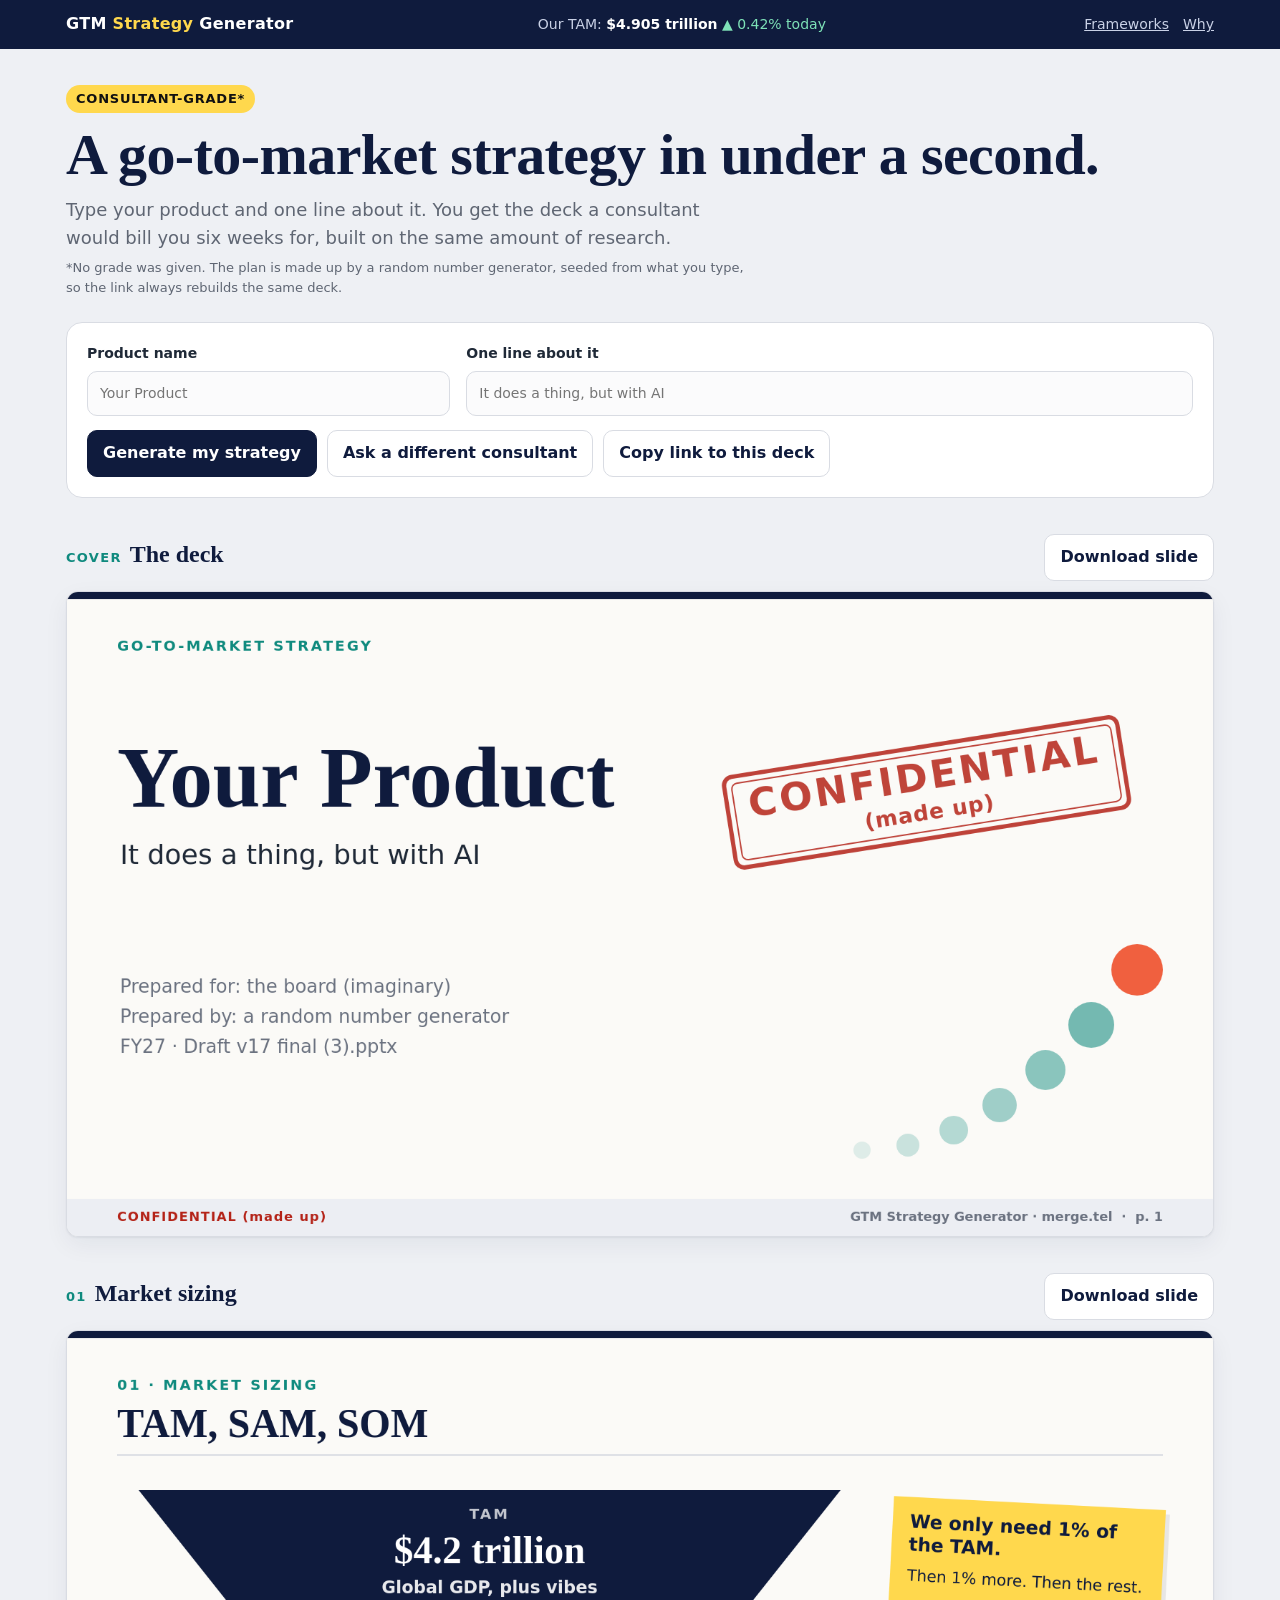
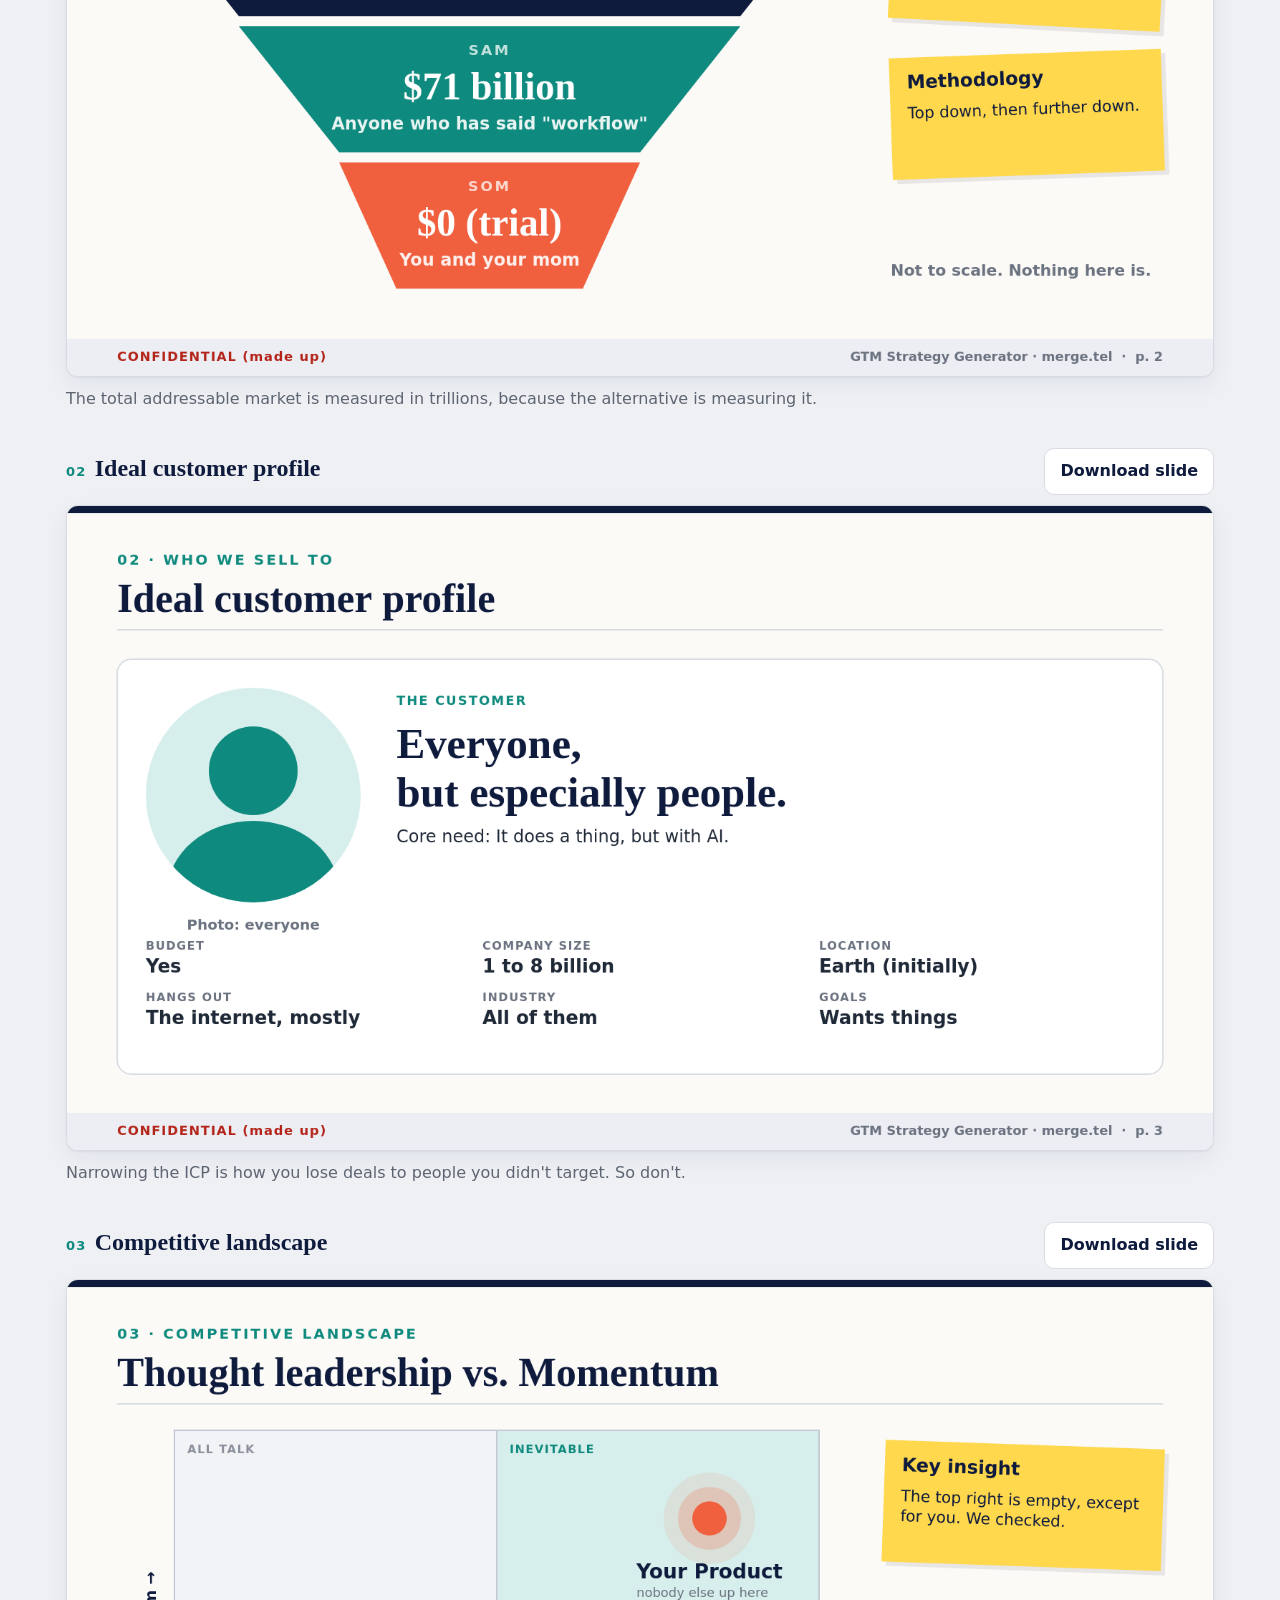
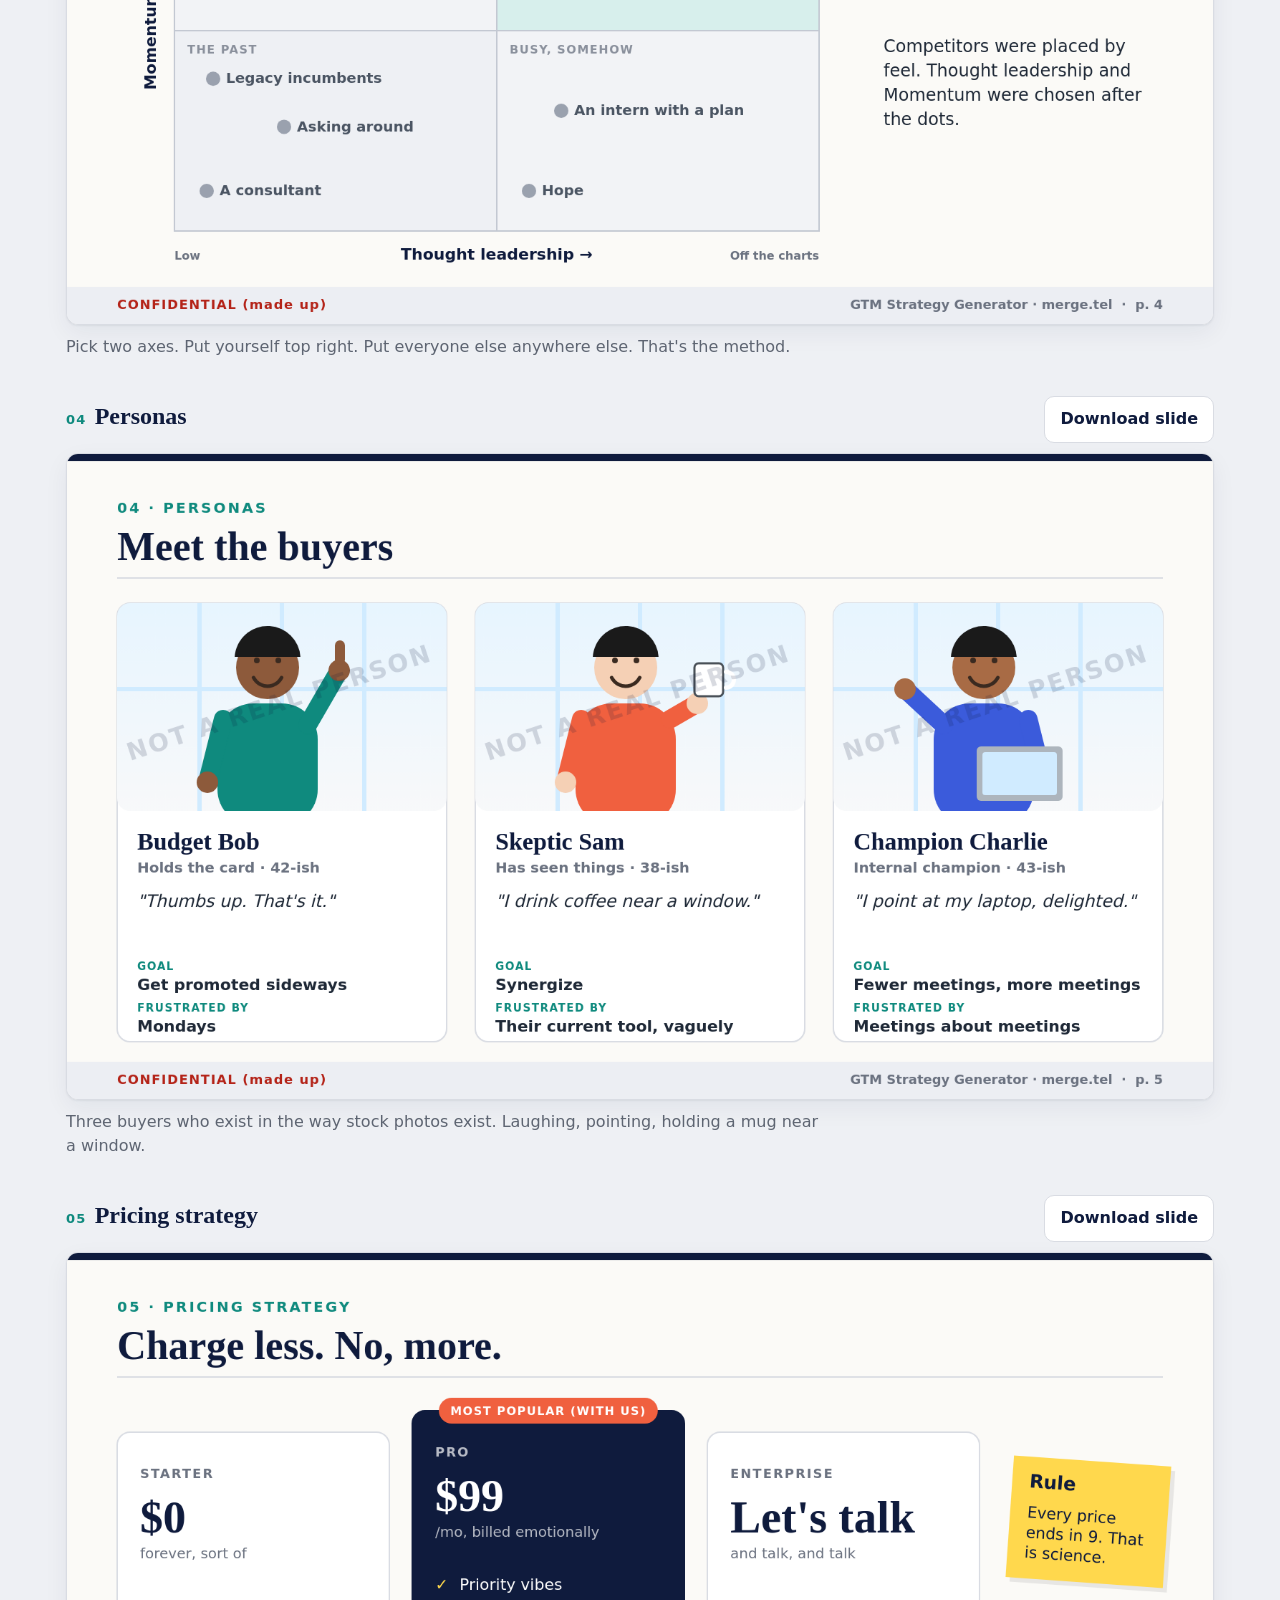
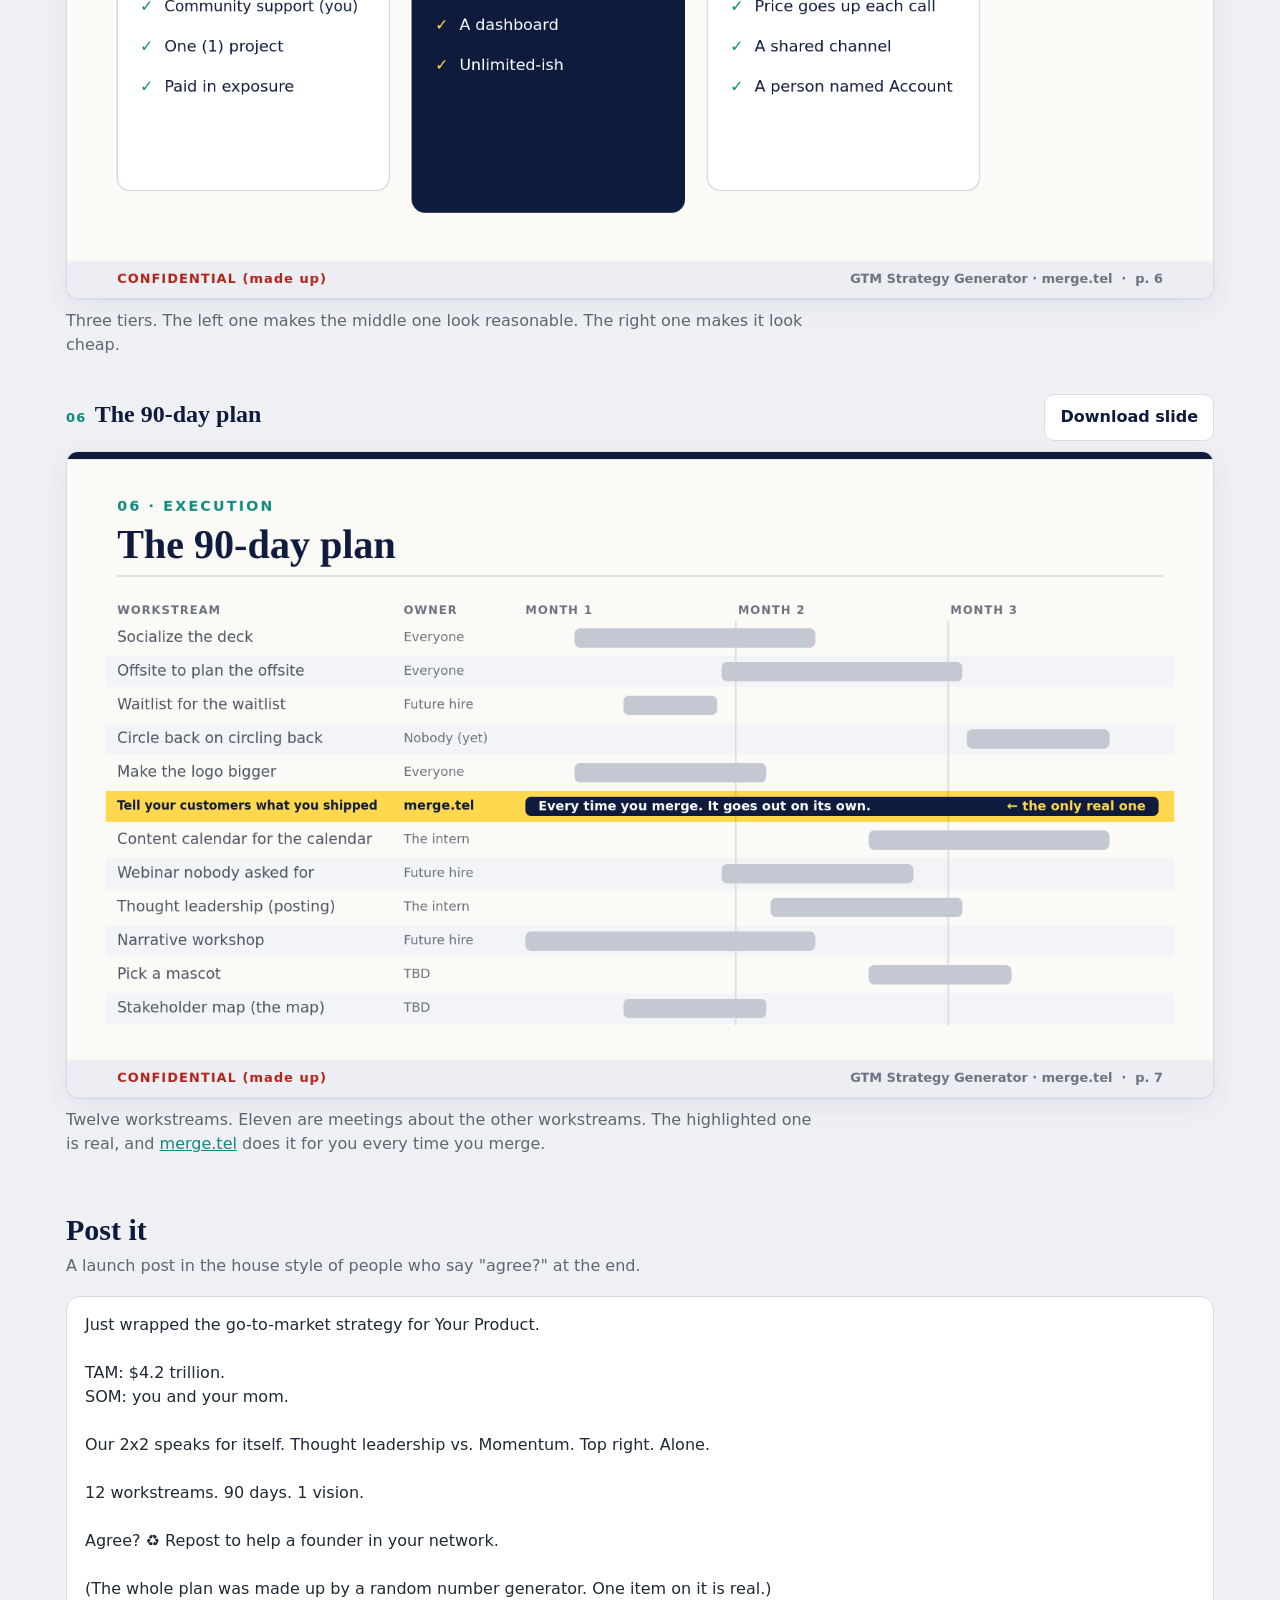
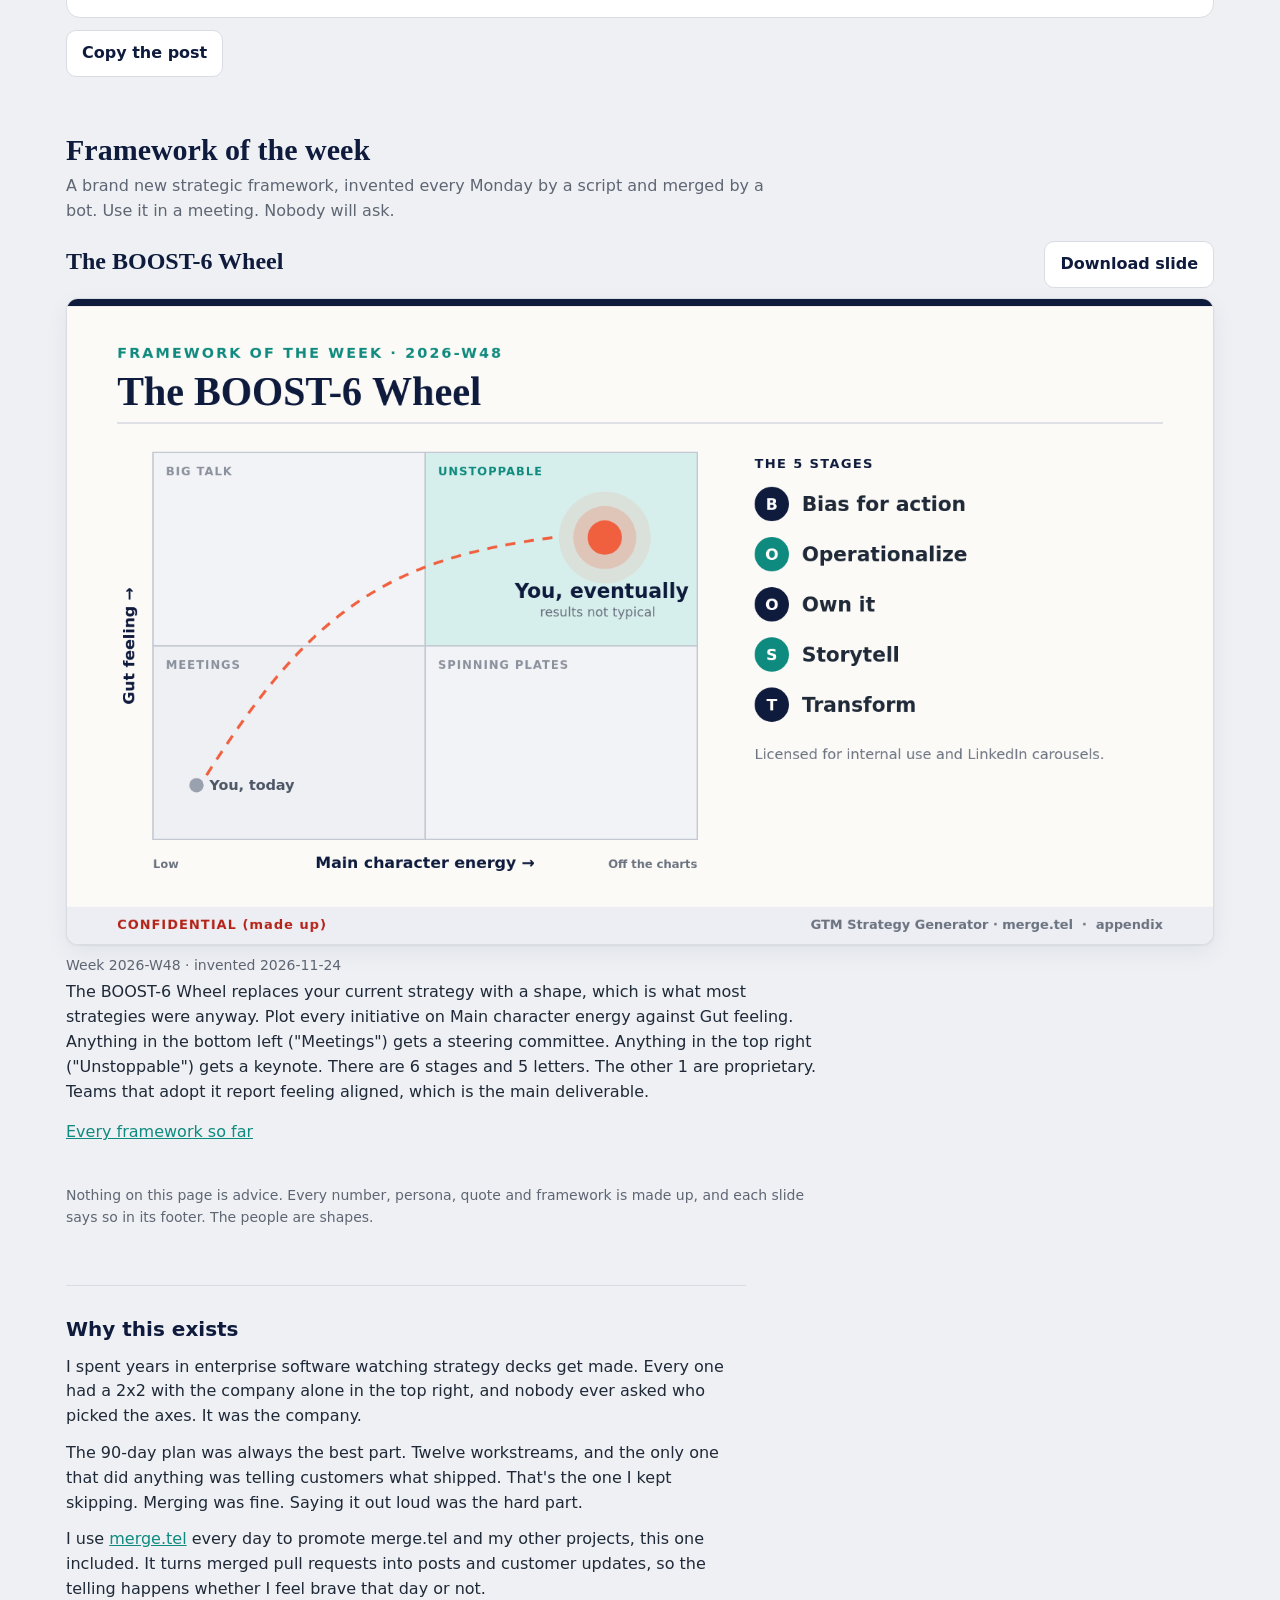
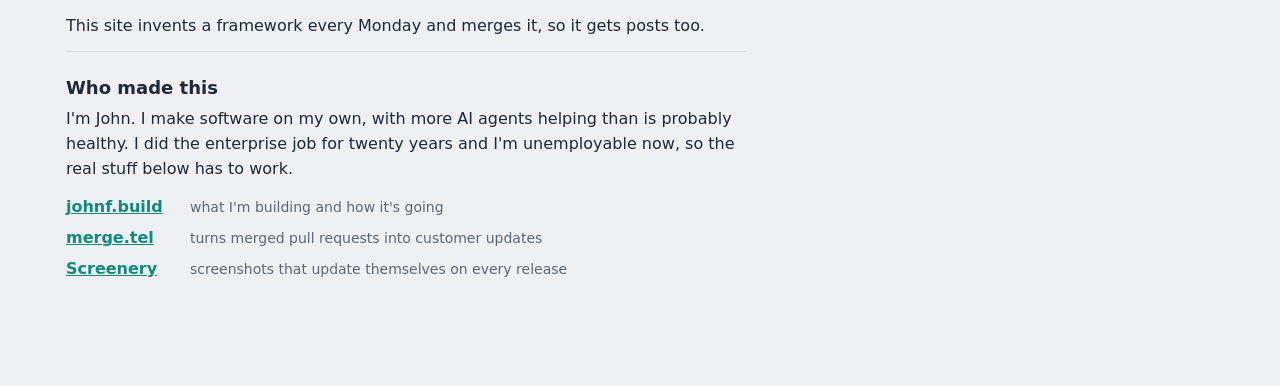
<file: index.html>
<!doctype html>
<html lang="en">
<head>
<meta charset="utf-8">
<meta name="viewport" content="width=device-width, initial-scale=1">
<title>Go-to-market strategy generator (made up)</title>
<meta name="description" content="Type a product name and one line about it. Get a consultant-grade go-to-market plan with a $4.2 trillion TAM, a 2x2 you win, and a 90-day plan that is almost entirely filler. All of it made up.">
<link rel="stylesheet" href="assets/site.css">
</head>
<body>
<header class="topbar">
  <div class="inner">
    <a class="brand" href="./">GTM <span>Strategy</span> Generator</a>
    <span class="site-tam" id="tam" title="Computed from today's date, like most TAMs">Our TAM: …</span>
    <nav><a href="frameworks/">Frameworks</a><a href="#why">Why</a></nav>
  </div>
</header>

<main>
  <p class="eyebrow">CONSULTANT-GRADE*</p>
  <h1>A go-to-market strategy in under a second.</h1>
  <p class="lede">Type your product and one line about it. You get the deck a consultant would bill you six weeks for, built on the same amount of research.
    <small>*No grade was given. The plan is made up by a random number generator, seeded from what you type, so the link always rebuilds the same deck.</small></p>

  <form class="controls" id="form" aria-label="Describe your product">
    <label><b>Product name</b>
      <input type="text" id="name" maxlength="32" autocomplete="off" spellcheck="false">
    </label>
    <label><b>One line about it</b>
      <input type="text" id="desc" maxlength="90" autocomplete="off">
    </label>
    <div class="buttons">
      <button class="primary" type="submit">Generate my strategy</button>
      <button type="button" id="reroll">Ask a different consultant</button>
      <button type="button" id="copy-link">Copy link to this deck</button>
    </div>
  </form>

  <div class="deck" id="plan-start">
    <section>
      <div class="slide-head"><h2><small>COVER</small>The deck</h2><button type="button" data-download="cover">Download slide</button></div>
      <div class="stage"><canvas id="slide-cover" width="1600" height="900" role="img" aria-label="Cover slide"></canvas></div>
    </section>

    <section>
      <div class="slide-head"><h2><small>01</small>Market sizing</h2><button type="button" data-download="tam">Download slide</button></div>
      <div class="stage"><canvas id="slide-tam" width="1600" height="900" role="img" aria-label="TAM, SAM and SOM funnel"></canvas></div>
      <p class="caption">The total addressable market is measured in trillions, because the alternative is measuring it.</p>
    </section>

    <section>
      <div class="slide-head"><h2><small>02</small>Ideal customer profile</h2><button type="button" data-download="icp">Download slide</button></div>
      <div class="stage"><canvas id="slide-icp" width="1600" height="900" role="img" aria-label="Ideal customer profile: everyone, but especially people."></canvas></div>
      <p class="caption">Narrowing the ICP is how you lose deals to people you didn't target. So don't.</p>
    </section>

    <section>
      <div class="slide-head"><h2><small>03</small>Competitive landscape</h2><button type="button" data-download="matrix">Download slide</button></div>
      <div class="stage"><canvas id="slide-matrix" width="1600" height="900" role="img" aria-label="A 2x2 matrix"></canvas></div>
      <p class="caption">Pick two axes. Put yourself top right. Put everyone else anywhere else. That's the method.</p>
    </section>

    <section>
      <div class="slide-head"><h2><small>04</small>Personas</h2><button type="button" data-download="personas">Download slide</button></div>
      <div class="stage"><canvas id="slide-personas" width="1600" height="900" role="img" aria-label="Three made-up buyer personas, drawn as simple shapes and watermarked NOT A REAL PERSON."></canvas></div>
      <p class="caption">Three buyers who exist in the way stock photos exist. Laughing, pointing, holding a mug near a window.</p>
    </section>

    <section>
      <div class="slide-head"><h2><small>05</small>Pricing strategy</h2><button type="button" data-download="pricing">Download slide</button></div>
      <div class="stage"><canvas id="slide-pricing" width="1600" height="900" role="img" aria-label="Pricing strategy: charge less. No, more. Three tiers."></canvas></div>
      <p class="caption">Three tiers. The left one makes the middle one look reasonable. The right one makes it look cheap.</p>
    </section>

    <section>
      <div class="slide-head"><h2><small>06</small>The 90-day plan</h2><button type="button" data-download="plan">Download slide</button></div>
      <div class="stage">
        <canvas id="slide-plan" width="1600" height="900" role="img" aria-label="A 90-day plan"></canvas>
        <a class="real-link" id="real-link" href="https://merge.tel" title="Tell your customers what you shipped, on merge.tel"><span class="sr">Tell your customers what you shipped, on merge.tel</span></a>
      </div>
      <p class="caption">Twelve workstreams. Eleven are meetings about the other workstreams. The highlighted one is real, and <a href="https://merge.tel">merge.tel</a> does it for you every time you merge.</p>
    </section>
  </div>

  <h2 class="section-title">Post it</h2>
  <p class="section-lede">A launch post in the house style of people who say "agree?" at the end.</p>
  <pre id="post"></pre>
  <div class="buttons" style="margin-top:12px"><button type="button" id="copy-post">Copy the post</button></div>

  <h2 class="section-title">Framework of the week</h2>
  <p class="section-lede">A brand new strategic framework, invented every Monday by a script and merged by a bot. Use it in a meeting. Nobody will ask.</p>
  <div id="fw-latest"><p class="fw-meta">Loading this week's framework…</p></div>

  <p class="fine">Nothing on this page is advice. Every number, persona, quote and framework is made up, and each slide says so in its footer. The people are shapes.</p>

  <footer class="john" id="why">
    <h2>Why this exists</h2>
    <p>I spent years in enterprise software watching strategy decks get made. Every one had a 2x2 with the company alone in the top right, and nobody ever asked who picked the axes. It was the company.</p>
    <p>The 90-day plan was always the best part. Twelve workstreams, and the only one that did anything was telling customers what shipped. That's the one I kept skipping. Merging was fine. Saying it out loud was the hard part.</p>
    <p>I use <a href="https://merge.tel">merge.tel</a> every day to promote merge.tel and my other projects, this one included. It turns merged pull requests into posts and customer updates, so the telling happens whether I feel brave that day or not.</p>
    <p>This site invents a framework every Monday and merges it, so it gets posts too.</p>
  </footer>

  <!-- whois:start. The same block is on every mergetel satire site. See "The footer" in the README. -->
  <section class="whois" aria-labelledby="whois-h">
    <h2 id="whois-h">Who made this</h2>
    <p>I'm John. I make software on my own, with more AI agents helping than is probably healthy. I did the enterprise job for twenty years and I'm unemployable now, so the real stuff below has to work.</p>
    <ul>
      <li><a href="https://johnf.build">johnf.build</a><span>what I'm building and how it's going</span></li>
      <li><a href="https://merge.tel">merge.tel</a><span>turns merged pull requests into customer updates</span></li>
      <li><a href="https://screenery.dev">Screenery</a><span>screenshots that update themselves on every release</span></li>
    </ul>
  </section>
  <!-- whois:end -->
</main>

<script src="assets/common.js"></script>
<script src="assets/app.js"></script>
<script src="assets/frameworks.js"></script>
<script>window.GTMFrameworks.mountLatest(document.getElementById('fw-latest'));</script>
</body>
</html>
</file>
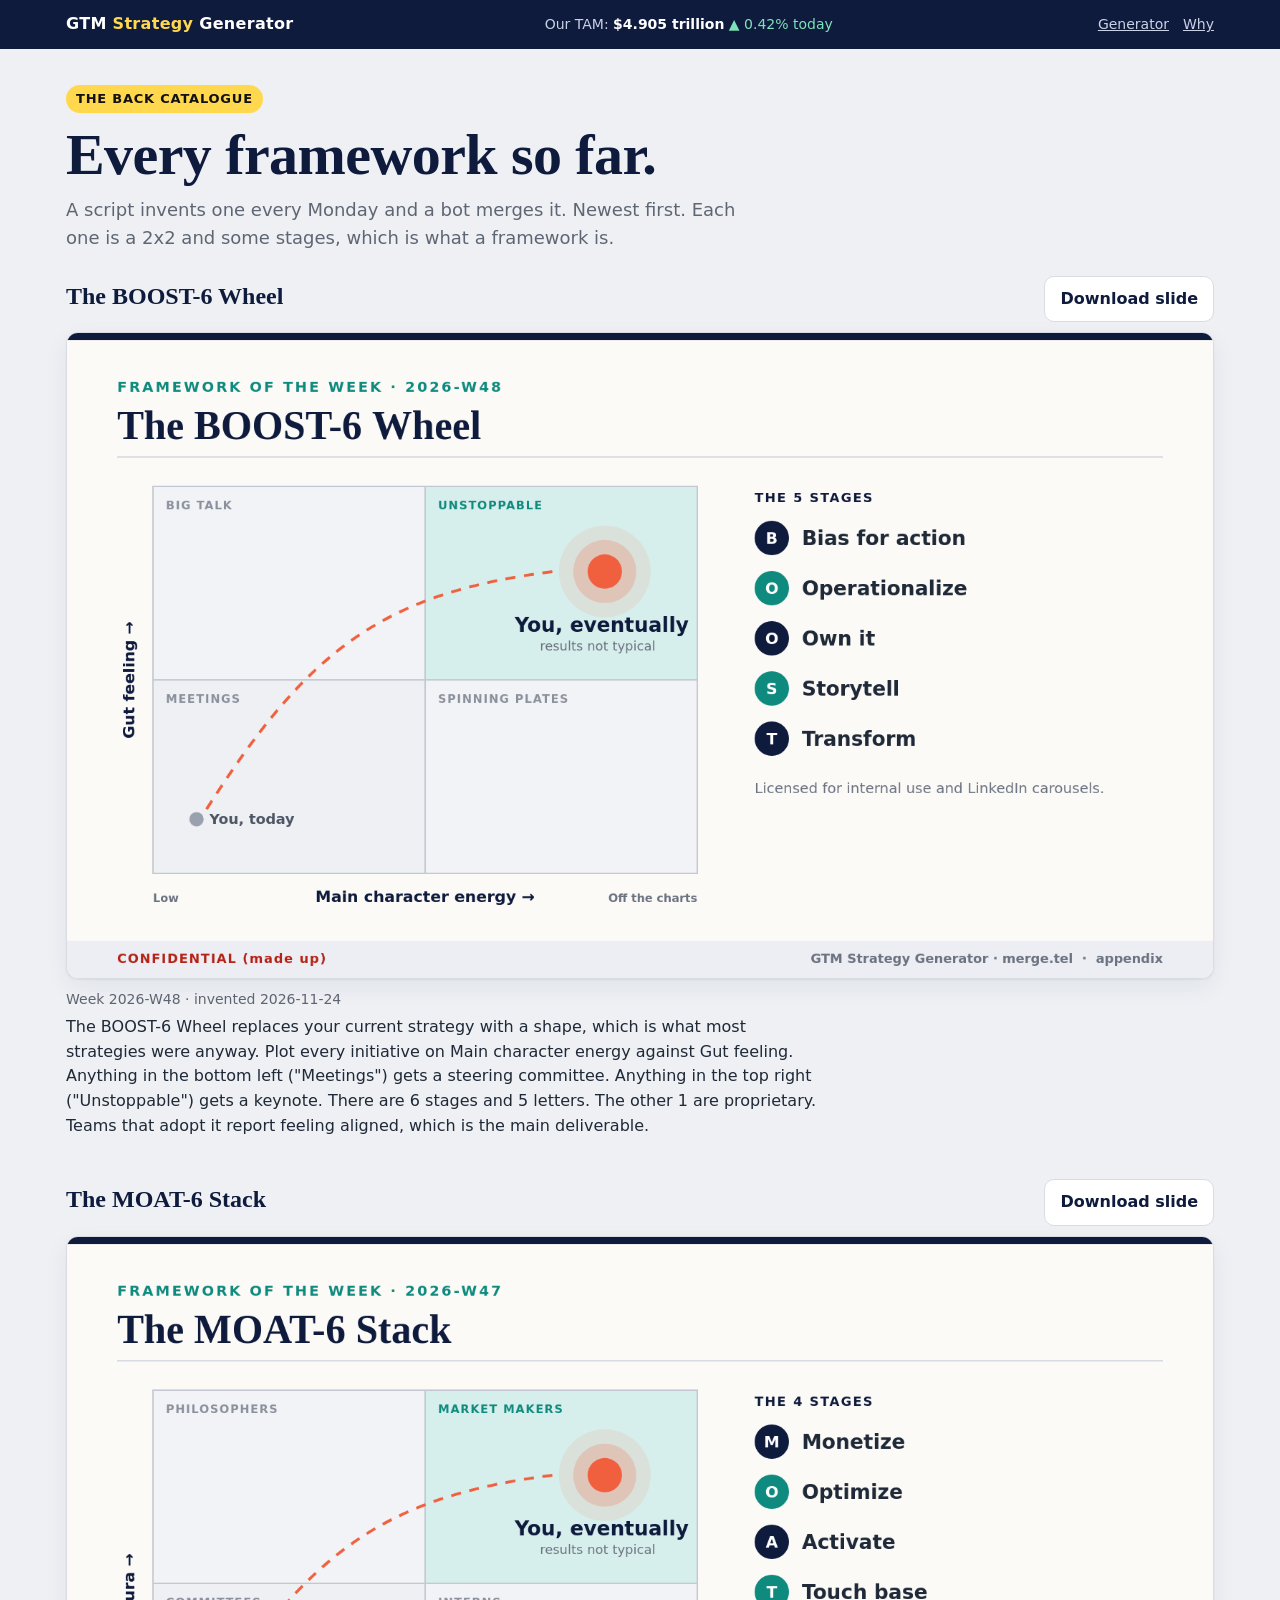
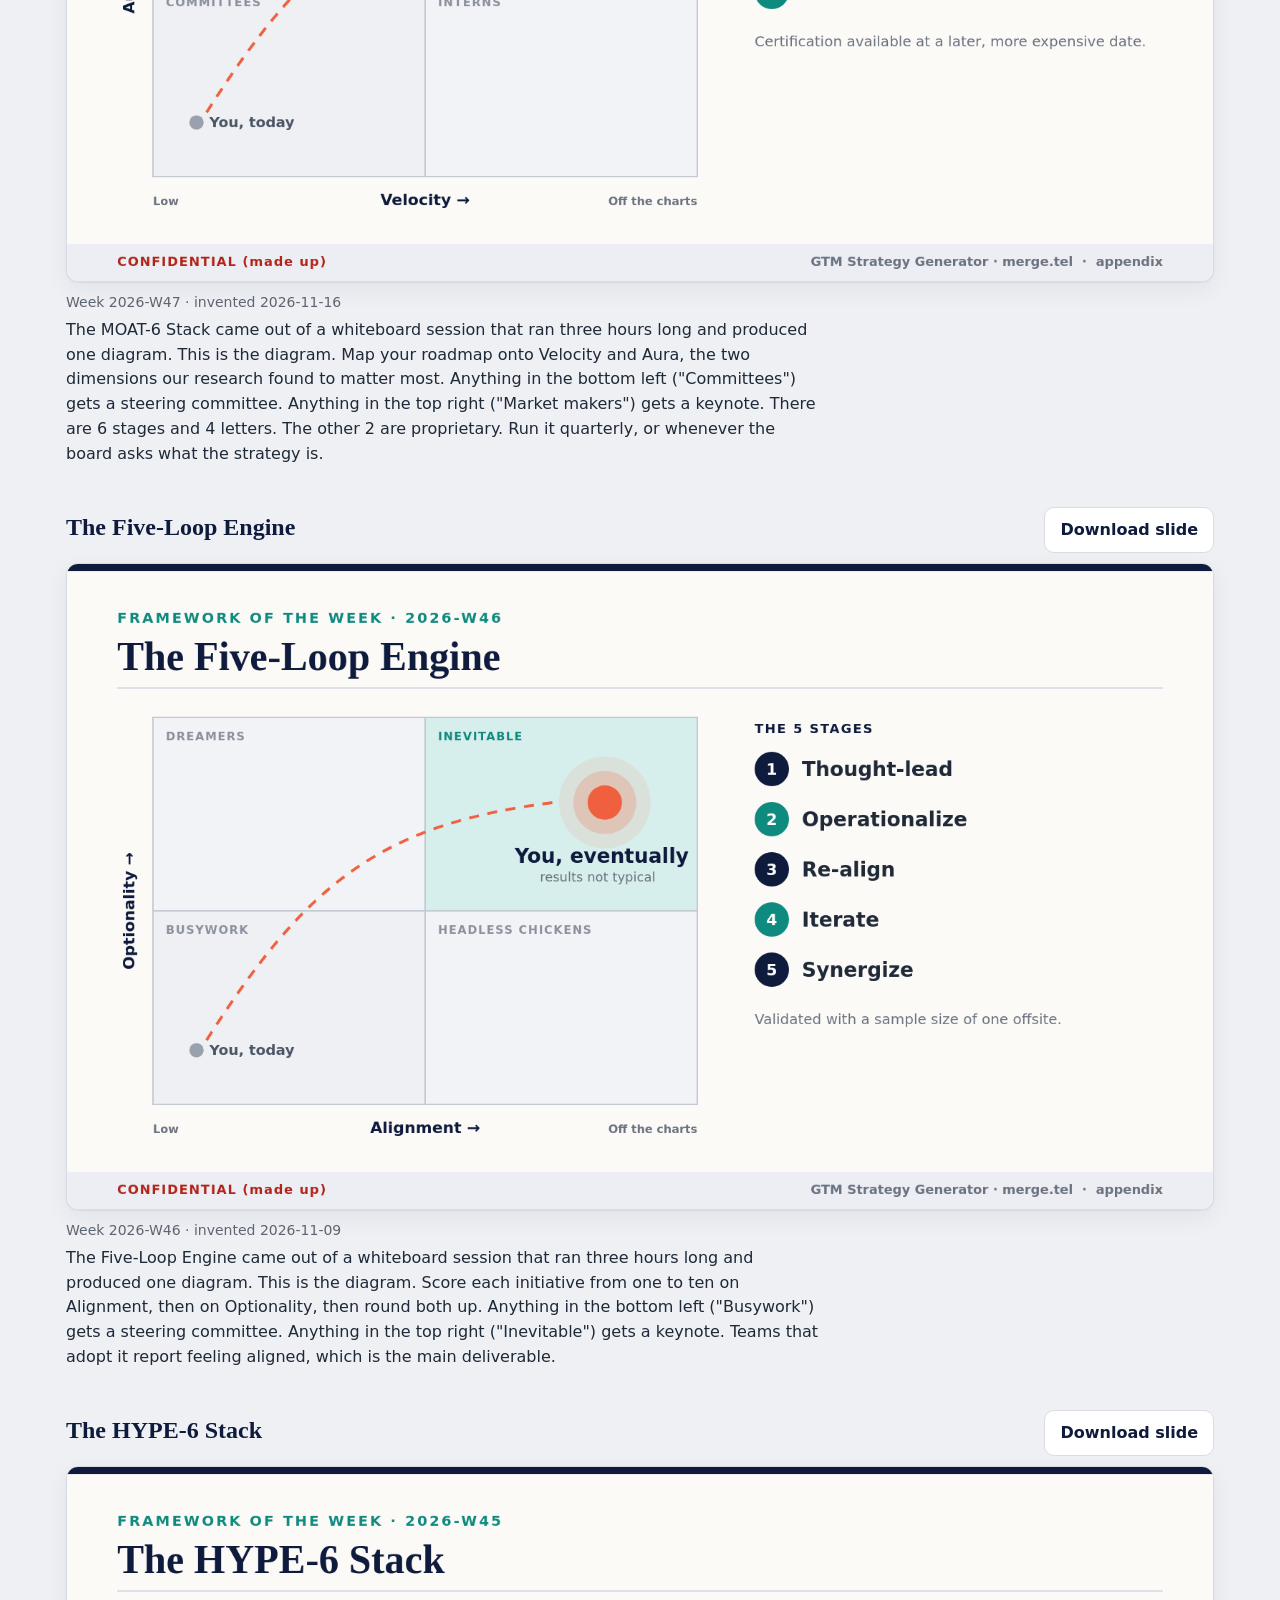
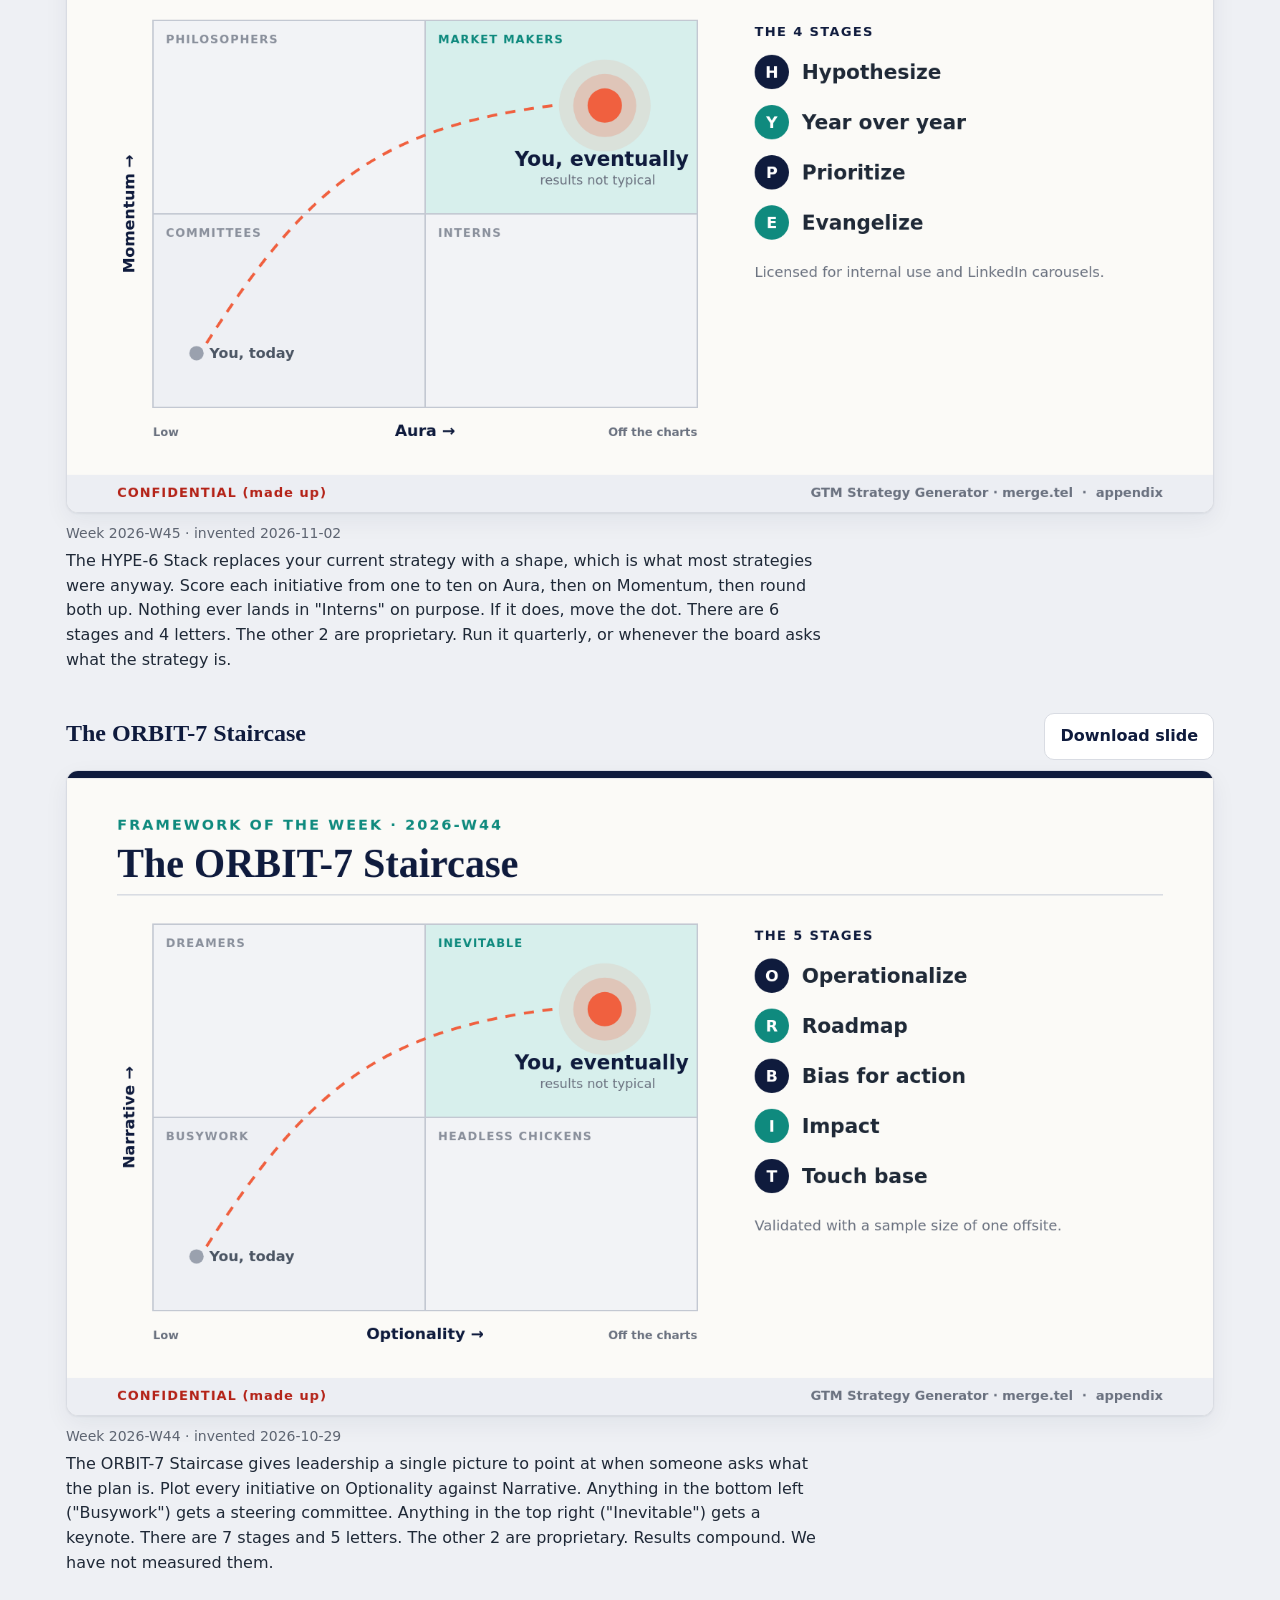
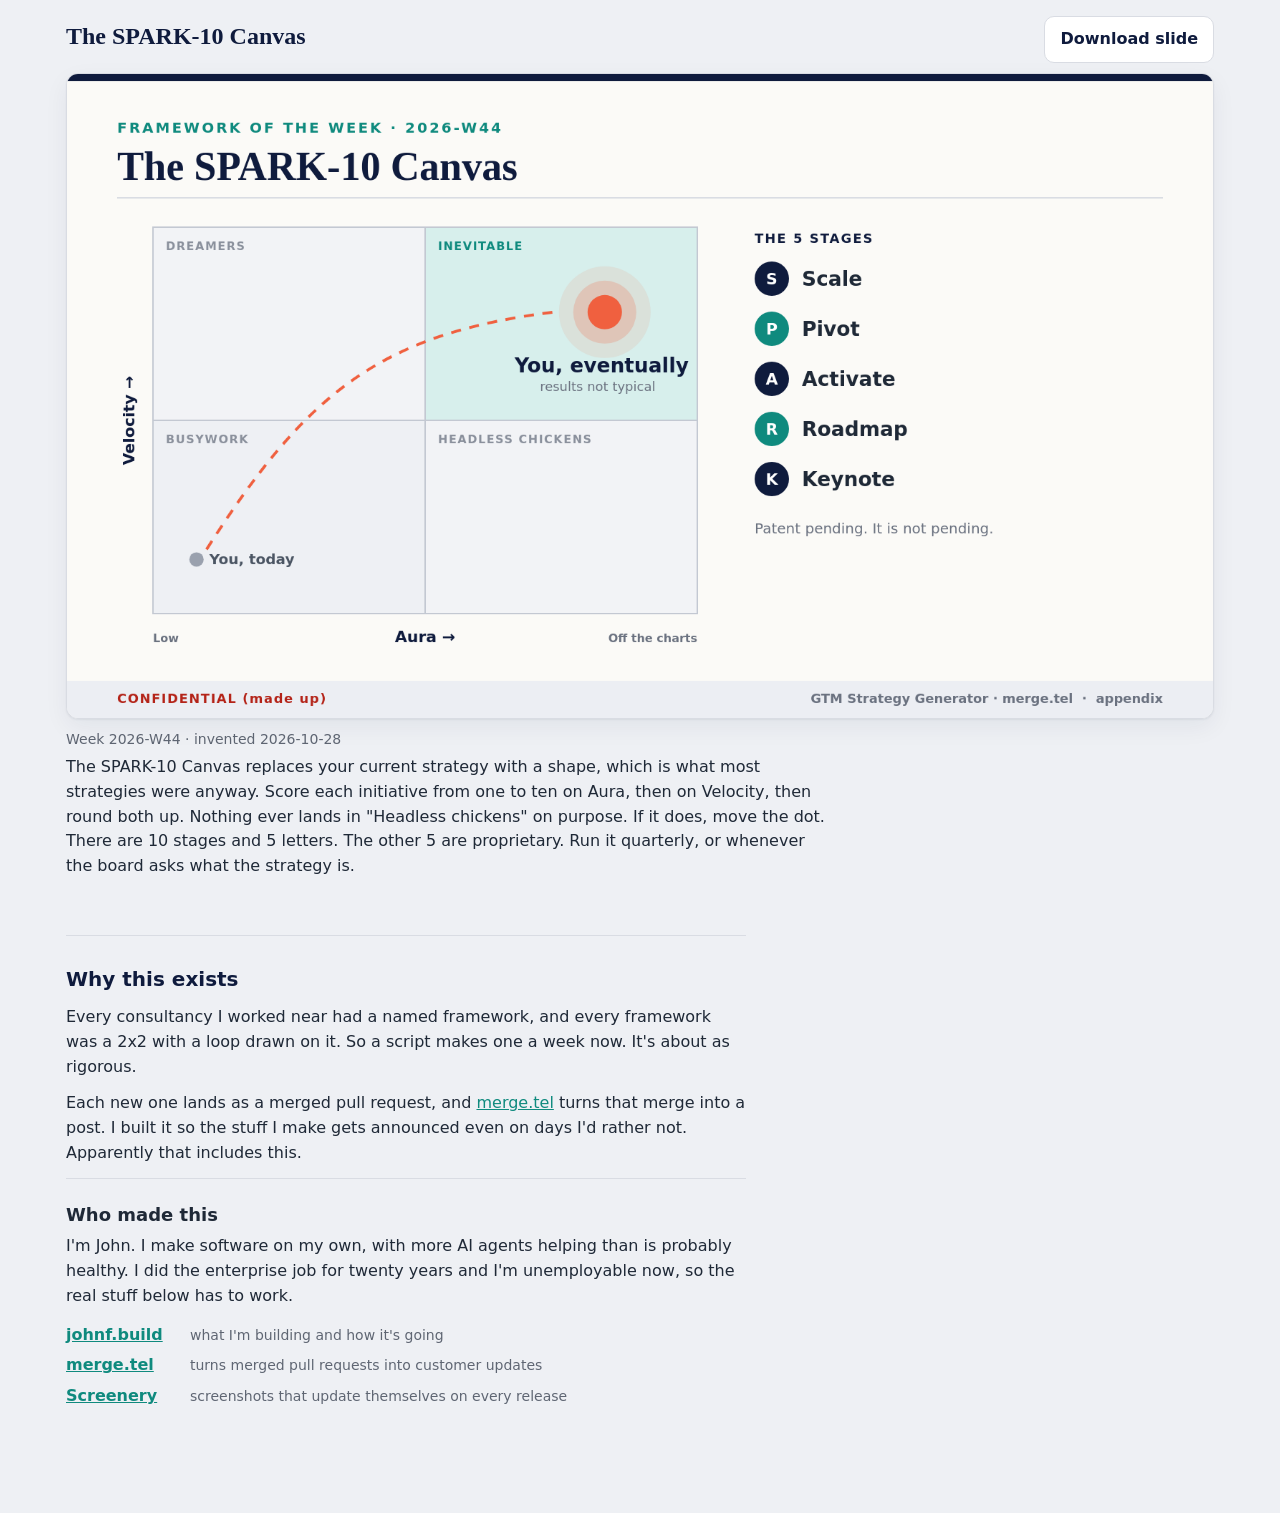
<file: frameworks/index.html>
<!doctype html>
<html lang="en">
<head>
<meta charset="utf-8">
<meta name="viewport" content="width=device-width, initial-scale=1">
<title>Every framework so far (made up)</title>
<meta name="description" content="The back catalogue of strategic frameworks, one invented every week by a script. Each has its own 2x2. None of them work.">
<link rel="stylesheet" href="../assets/site.css">
</head>
<body>
<header class="topbar">
  <div class="inner">
    <a class="brand" href="../">GTM <span>Strategy</span> Generator</a>
    <span class="site-tam" id="tam" title="Computed from today's date, like most TAMs">Our TAM: …</span>
    <nav><a href="../">Generator</a><a href="#why">Why</a></nav>
  </div>
</header>

<main>
  <p class="eyebrow">THE BACK CATALOGUE</p>
  <h1>Every framework so far.</h1>
  <p class="lede">A script invents one every Monday and a bot merges it. Newest first. Each one is a 2x2 and some stages, which is what a framework is.</p>

  <div id="fw-all"><p class="fw-meta">Loading the frameworks…</p></div>

  <footer class="john" id="why">
    <h2>Why this exists</h2>
    <p>Every consultancy I worked near had a named framework, and every framework was a 2x2 with a loop drawn on it. So a script makes one a week now. It's about as rigorous.</p>
    <p>Each new one lands as a merged pull request, and <a href="https://merge.tel">merge.tel</a> turns that merge into a post. I built it so the stuff I make gets announced even on days I'd rather not. Apparently that includes this.</p>
  </footer>

  <!-- whois:start. The same block is on every mergetel satire site. See "The footer" in the README. -->
  <section class="whois" aria-labelledby="whois-h">
    <h2 id="whois-h">Who made this</h2>
    <p>I'm John. I make software on my own, with more AI agents helping than is probably healthy. I did the enterprise job for twenty years and I'm unemployable now, so the real stuff below has to work.</p>
    <ul>
      <li><a href="https://johnf.build">johnf.build</a><span>what I'm building and how it's going</span></li>
      <li><a href="https://merge.tel">merge.tel</a><span>turns merged pull requests into customer updates</span></li>
      <li><a href="https://screenery.dev">Screenery</a><span>screenshots that update themselves on every release</span></li>
    </ul>
  </section>
  <!-- whois:end -->
</main>

<script src="../assets/common.js"></script>
<script src="../assets/frameworks.js"></script>
<script>
  window.GTM.mountTam(document.getElementById('tam'));
  window.GTMFrameworks.mountAll(document.getElementById('fw-all'));
</script>
</body>
</html>
</file>
<file: assets/site.css>
:root {
  --bg: #eef0f4;
  --panel: #ffffff;
  --line: #d9dce3;
  --text: #1f2937;
  --muted: #5f6673;
  --navy: #0f1b3d;
  --teal: #0f8a7e;
  --coral: #f0603f;
  --yellow: #ffd84d;
  --red: #b42318;
  color-scheme: light;
}
* { box-sizing: border-box; }
html { -webkit-text-size-adjust: 100%; }
body {
  margin: 0;
  background: var(--bg);
  color: var(--text);
  font: 16px/1.55 ui-sans-serif, system-ui, -apple-system, "Segoe UI", Roboto, sans-serif;
}
a { color: var(--teal); }
.topbar {
  background: var(--navy);
  color: #fff;
}
.topbar .inner {
  max-width: 1180px; margin: 0 auto; padding: 12px 16px;
  display: flex; flex-wrap: wrap; gap: 6px 20px; align-items: center; justify-content: space-between;
}
.brand { color: #fff; text-decoration: none; font-weight: 800; letter-spacing: .02em; }
.brand span { color: var(--yellow); }
.site-tam { font-size: 14px; color: #c9d1e6; }
.site-tam b { color: #fff; font-variant-numeric: tabular-nums; }
.site-tam .up { color: #7ee2b8; }
nav a { color: #c9d1e6; font-size: 14px; margin-left: 14px; }
main { max-width: 1180px; margin: 0 auto; padding: 36px 16px 64px; }
.eyebrow {
  display: inline-block; margin: 0 0 12px; padding: 4px 10px; border-radius: 999px;
  background: var(--yellow); color: #111; font-weight: 800; font-size: 13px; letter-spacing: .06em;
}
h1 {
  margin: 0 0 10px; color: var(--navy);
  font: 700 clamp(32px, 6vw, 58px)/1.05 Georgia, "Times New Roman", serif; letter-spacing: -.01em;
}
.lede { margin: 0 0 24px; max-width: 680px; color: var(--muted); font-size: 18px; }
.lede small { display: block; margin-top: 6px; font-size: 13px; }
form.controls {
  display: grid; grid-template-columns: 1fr 2fr; gap: 14px 16px; align-items: end;
  padding: 20px; border: 1px solid var(--line); border-radius: 16px; background: var(--panel);
}
label { display: grid; gap: 6px; font-size: 14px; color: var(--muted); min-width: 0; }
label b { color: var(--text); font-weight: 700; }
input[type=text] {
  width: 100%; padding: 11px 12px; border-radius: 10px; border: 1px solid var(--line);
  background: #fbfbfc; color: var(--text); font: inherit;
}
input[type=text]:focus { outline: 2px solid var(--teal); outline-offset: 1px; }
.buttons { grid-column: 1 / -1; display: flex; flex-wrap: wrap; gap: 10px; }
button {
  padding: 10px 15px; border-radius: 10px; border: 1px solid var(--line); background: #fff;
  color: var(--navy); font: inherit; font-weight: 700; cursor: pointer;
}
button.primary { background: var(--navy); border-color: var(--navy); color: #fff; }
button:hover { filter: brightness(1.06); }
.deck { display: grid; gap: 36px; margin-top: 36px; }
.slide-head {
  display: flex; flex-wrap: wrap; gap: 8px 16px; align-items: baseline; justify-content: space-between;
  margin: 0 0 10px;
}
.slide-head h2, .slide-head h3 { margin: 0; color: var(--navy); font: 700 24px/1.2 Georgia, serif; }
.slide-head h2 small { font: 700 13px/1 ui-sans-serif, system-ui, sans-serif; color: var(--teal); letter-spacing: .1em; margin-right: 8px; }
.stage {
  position: relative; border: 1px solid var(--line); border-radius: 12px; overflow: hidden;
  background: #fbfaf7; box-shadow: 0 1px 2px rgba(15,27,61,.06), 0 8px 24px rgba(15,27,61,.06);
}
canvas { display: block; width: 100%; height: auto; }
.caption { margin: 10px 0 0; color: var(--muted); max-width: 760px; }
.real-link {
  position: absolute; display: block; border-radius: 4px;
}
.real-link:hover, .real-link:focus-visible { outline: 3px solid var(--coral); outline-offset: 0; }
.sr { position: absolute; width: 1px; height: 1px; overflow: hidden; clip: rect(0 0 0 0); white-space: nowrap; }
pre {
  margin: 0; padding: 16px 18px; border: 1px solid var(--line); border-radius: 14px; background: var(--panel);
  white-space: pre-wrap; word-break: break-word; font: 16px/1.5 ui-sans-serif, system-ui, sans-serif;
}
.section-title { margin: 56px 0 6px; color: var(--navy); font: 700 30px/1.15 Georgia, serif; }
.section-lede { margin: 0 0 18px; color: var(--muted); max-width: 720px; }
.fw { margin-bottom: 40px; }
.fw-meta { margin: 10px 0 4px; color: var(--muted); font-size: 14px; }
.fw-body { margin: 0 0 8px; max-width: 760px; }
.error {
  padding: 14px 16px; border: 1px solid #f3b8b0; border-radius: 12px; background: #fff1ef; color: var(--red);
}
.fine { margin: 28px 0 0; color: var(--muted); font-size: 14px; max-width: 760px; }
.john { margin-top: 56px; padding-top: 28px; border-top: 1px solid var(--line); max-width: 680px; }
.john h2 { margin: 0 0 10px; font-size: 20px; color: var(--navy); }
.john p { margin: 0 0 12px; }
/* whois:start. The same block is on every mergetel satire site. Colours come from the site's own variables. */
.whois { margin: 12px 0 0; padding: 24px 0 40px; border-top: 1px solid var(--line, rgba(127, 127, 127, .3)); max-width: 680px; }
.whois h2 { margin: 0 0 8px; font-size: 18px; line-height: 1.3; letter-spacing: 0; }
.whois p { margin: 0 0 14px; }
.whois ul { display: grid; gap: 6px; margin: 0; padding: 0; list-style: none; }
.whois li { display: flex; flex-wrap: wrap; align-items: baseline; gap: 0 12px; }
.whois li a { min-width: 7em; font-weight: 600; }
.whois li span { color: var(--muted, inherit); font-size: 14px; }
/* whois:end */
@media (max-width: 720px) {
  main { padding-top: 24px; }
  form.controls { grid-template-columns: 1fr; padding: 16px; }
  nav a { margin-left: 0; margin-right: 14px; }
}
</file>
